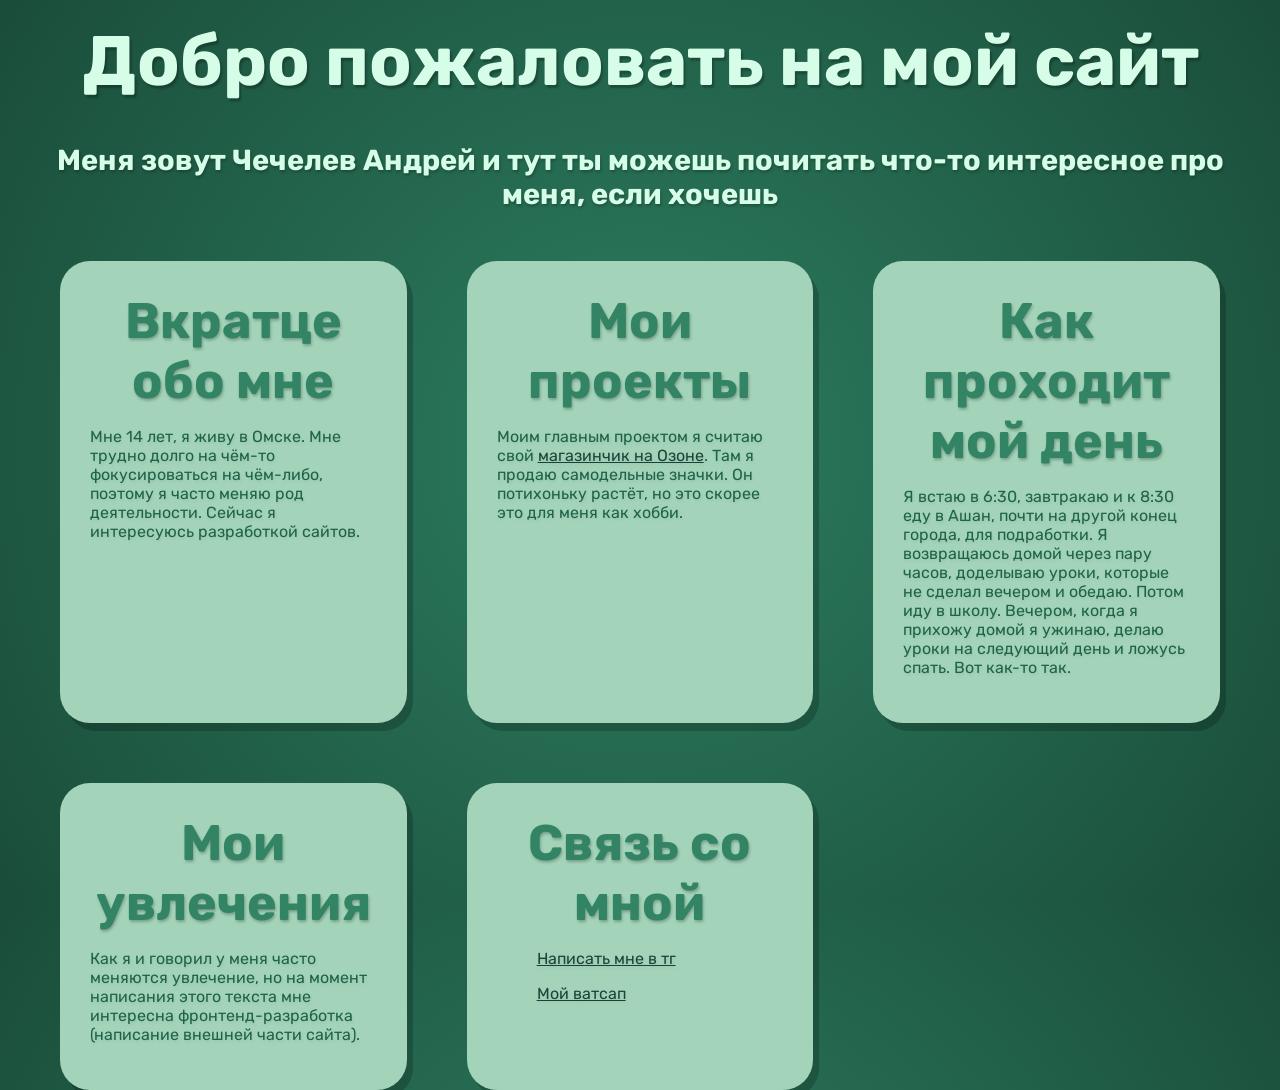
<file: index.html>
<!DOCTYPE html>
<html lang="ru">
<head>
    <link rel="preconnect" href="https://fonts.googleapis.com">
    <link rel="preconnect" href="https://fonts.gstatic.com" crossorigin>
    <link href="https://fonts.googleapis.com/css2?family=Rubik:wght@700&display=swap" rel="stylesheet">

    <meta charset="UTF-8">
    <meta name="viewport" content="width=device-width, initial-scale=1.0">
    <link rel="stylesheet" type="text/css" href="style.css">
    <title>Андрей</title>
</head>
<body>
    <header> 
        <h1>Добро пожаловать на мой сайт</h1>
        <h2> Меня зовут Чечелев Андрей и тут ты можешь почитать что-то интересное про меня, если хочешь</h2>
    </header>
    <main>
        <div class="block">
            <h6>Вкратце обо мне</h6>
            <p>Мне 14 лет, я живу в Омске. Мне трудно долго на чём-то фокусироваться на чём-либо, поэтому я часто меняю род деятельности. Сейчас я интересуюсь разработкой сайтов.</p>
        </div>
        <div class="block">
            <h6>Мои проекты</h6>
            <p>Моим главным проектом я считаю свой <a href="https://www.ozon.ru/seller/angames-store-2462420/aksessuary-7697/?miniapp=seller_2462420">магазинчик на Озоне</a>. Там я продаю самодельные значки. Он потихоньку растёт, но это скорее это для меня как хобби.</p>
            <p></p>
        </div>
        <div class="block">
            <h6>Как проходит мой день</h6>
            <p>Я встаю в 6:30, завтракаю и к 8:30 еду в Ашан, почти на другой конец города, для подработки. Я возвращаюсь домой через пару часов, доделываю уроки, которые не сделал вечером и обедаю. Потом иду в школу. Вечером, когда я прихожу домой я ужинаю, делаю уроки на следующий день и ложусь спать. Вот как-то так.</p>
        </div>
        <div class="block">
            <h6>Мои увлечения</h6>
            <p>Как я и говорил у меня часто меняются увлечение, но на момент написания этого текста мне интересна фронтенд-разработка (написание внешней части сайта).</p>
        </div>
        <div class="block">
            <h6>Связь со мной</h6>
                <ul>
                    <p><a href="https://t.me/qwerty_hs">Написать мне в тг</a></p>
                    <p><a href="https://wa.me/79230464056">Мой ватсап</a></p>
                </ul>
            </p>
        </div>
    </main>
</body>
</html>
</file>
<file: style.css>
.rubik-<uniquifier> {
  font-family: "Rubik", serif;
  font-optical-sizing: auto;
  font-weight: 700;
  font-style: normal;
}

html{
	color: white;
	font-family: Rubik;
}
body {
  background: radial-gradient(circle, #2c7d5f 0%, #1a4d3a 100%);
  margin: 0;
  height: 100vh;
}

h1 {
	text-align: center;
	font-size: 70px;
	padding: 20px;
	color: #D6FDE7;
	margin: auto;
	text-shadow: 2px 3px 2px rgba(0, 0, 0, 0.25);
}
h2{
	text-align: center;
	font-size: 29px;
	padding: 20px;
	color: #D6FDE7;
	margin: auto;
	text-shadow: 1px 2px 3px rgba(0, 0, 0, 0.25);
}
h6{
	font-size: 50px;
	padding: 0px;
	margin: 0px;
	text-align: center;
	color: #338464;
	text-shadow: 1px 2px 3px rgba(0, 0, 0, 0.25);
}
p{
	text-align: left;
	color: #1E6348;
	text-shadow: 1px 2px 3px rgba(0, 0, 0, 0.08);
}
main{
	display: flex;
	flex-wrap: wrap;
	gap: 60px;
	padding-left: 60px;
	padding-top: 30px;
}
.block{
	flex: 0 0 calc(33.33% - 60px);
	box-sizing: border-box;
	text-align: center;
	padding: 30px;
	background: #A3D4B9;
	border-radius: 30px;
	box-shadow: 6px 8px 0px rgba(0, 0, 0, 0.20);
}
a{
	color: #1C433B;
}
</file>
